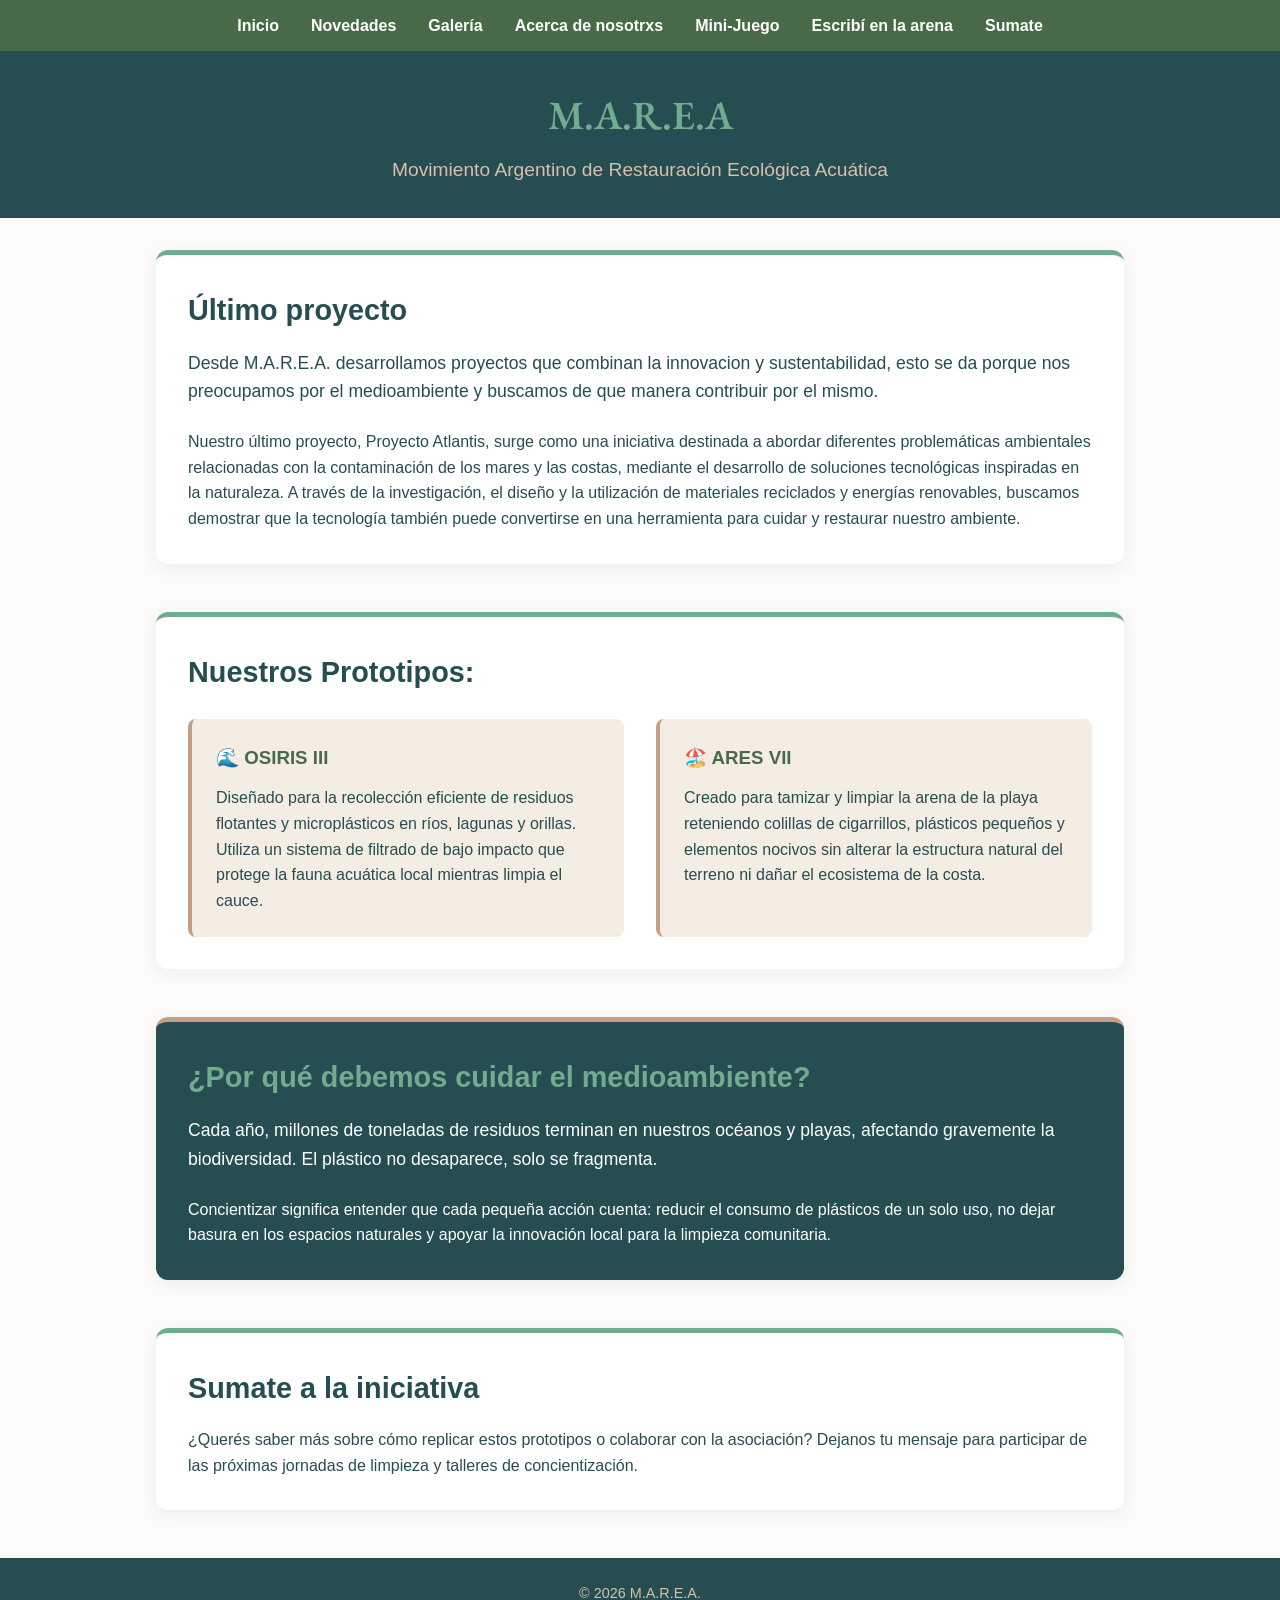
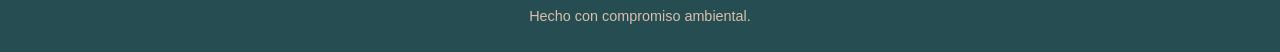
<file: index.html>
<!DOCTYPE html>
<html lang="es">

<head>
    <meta charset="UTF-8">
    <meta name="viewport" content="width=device-width, initial-scale=1.0">
    <title>Inicio</title>
    <link rel="stylesheet" href="style.css">

</head>

<body>
    <nav>
        <a href="index.html">Inicio</a>
        <a href="novedades.html">Novedades</a>
        <a href="galeria.html">Galería</a>
        <a href="acercaDe.html">Acerca de nosotrxs</a>
        <a href="juego2.html">Mini-Juego</a>
        <a href="juego.html">Escribí en la arena</a>
        <a href="contacto.html">Sumate</a>
    </nav>
    <header>

        <h1>M.A.R.E.A</h1>
        <p>Movimiento Argentino de Restauración Ecológica Acuática</p>
    </header>


    
    <div class="container">
        
        <section id="proyecto">
            <h2>Último proyecto</h2>
            <p class="intro-text">Desde M.A.R.E.A. desarrollamos proyectos que combinan la innovacion y sustentabilidad, esto se da porque nos preocupamos por el medioambiente y buscamos de que manera contribuir por el mismo.</p>
            <p>Nuestro último proyecto, Proyecto Atlantis, surge como una iniciativa destinada a abordar diferentes problemáticas ambientales relacionadas con la contaminación de los mares y las costas, mediante el desarrollo de soluciones tecnológicas inspiradas en la naturaleza.
A través de la investigación, el diseño y la utilización de materiales reciclados y energías renovables, buscamos demostrar que la tecnología también puede convertirse en una herramienta para cuidar y restaurar nuestro ambiente.</p>
        </section>

        <section id="prototipos">
            <h2>Nuestros Prototipos:</h2>
                    
            <div class="prototypes-grid">
                <div class="card">
                    <h3>🌊 OSIRIS III</h3>
                    <p>Diseñado para la recolección eficiente de residuos flotantes y microplásticos en ríos, lagunas y orillas. Utiliza un sistema de filtrado de bajo impacto que protege la fauna acuática local mientras limpia el cauce.</p>
                </div>
                
                <div class="card">
                    <h3>🏖️ ARES VII</h3>
                    <p>Creado para tamizar y limpiar la arena de la playa reteniendo colillas de cigarrillos, plásticos pequeños y elementos nocivos sin alterar la estructura natural del terreno ni dañar el ecosistema de la costa.</p>
                </div>
            </div>
        </section>

        <section id="concientizar" class="awareness">
            <h2>¿Por qué debemos cuidar el medioambiente?</h2>
            <p class="intro-text">Cada año, millones de toneladas de residuos terminan en nuestros océanos y playas, afectando gravemente la biodiversidad. El plástico no desaparece, solo se fragmenta.</p>
            <p>Concientizar significa entender que cada pequeña acción cuenta: reducir el consumo de plásticos de un solo uso, no dejar basura en los espacios naturales y apoyar la innovación local para la limpieza comunitaria.</p>
        </section>

        <section id="contacto">
            <h2>Sumate a la iniciativa</h2>
            <p>¿Querés saber más sobre cómo replicar estos prototipos o colaborar con la asociación? Dejanos tu mensaje para participar de las próximas jornadas de limpieza y talleres de concientización.</p>
        </section>

    </div>

    <footer>
        <p>&copy; 2026 M.A.R.E.A. <br>Hecho con compromiso ambiental.</p>
    </footer>

</body>

</html>
</file>
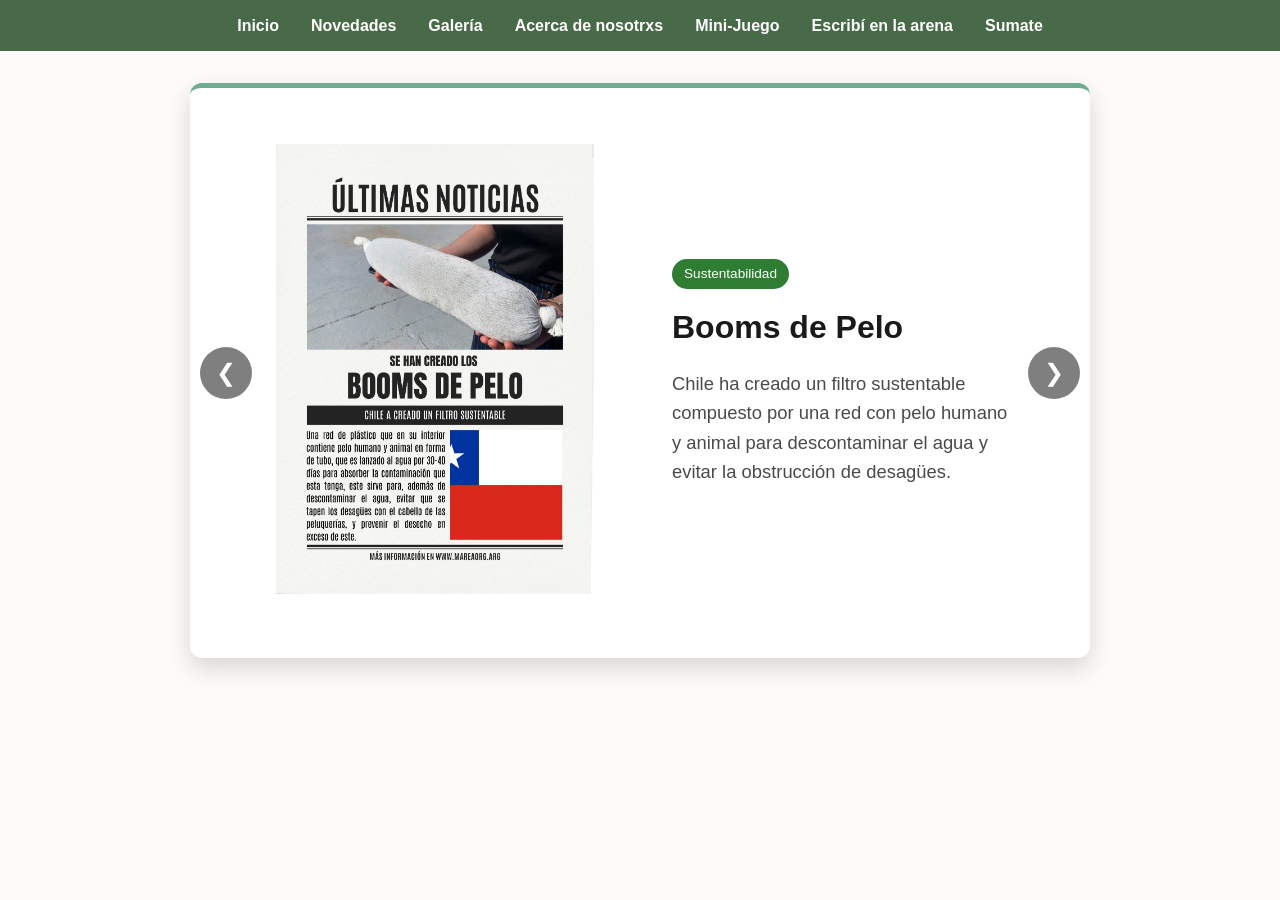
<file: galeria.html>
<!DOCTYPE html>
<html lang="es">

<head>
  <meta charset="UTF-8">
  <meta name="viewport" content="width=device-width, initial-scale=1.0">
  <title>Inicio</title>
  
  <!-- Carga de la fuente EB Garamond de Google Fonts -->
  <link rel="preconnect" href="https://fonts.googleapis.com">
  <link rel="preconnect" href="https://fonts.gstatic.com" crossorigin>
  <link href="https://fonts.googleapis.com/css2?family=EB+Garamond:ital,wght@0,400..800;1,400..800&display=swap" rel="stylesheet">

  <link rel="stylesheet" href="style.css">
  <style>
    .carrusel-container {
      position: relative;
      max-width: 900px;
      margin: 2rem auto;
      overflow: hidden;
      border-radius: 12px;
      box-shadow: 0 10px 25px rgba(0, 0, 0, 0.15);
      background: #fff;
      font-family: 'EB Garamond', serif;
    }

    .carrusel-slide {
      display: none;
      grid-template-columns: 1fr 1fr;
      align-items: center;
      gap: 2rem;
      padding: 1.5rem;
    }

    .carrusel-slide.active {
      display: grid;
    }

    .carrusel-imagen img {
      width: 100%;
      height: auto;
      max-height: 450px;
      object-fit: contain;
      border-radius: 8px;
    }

    .carrusel-contenido {
      padding: 1rem;
    }

    .carrusel-contenido .badge {
      display: inline-block;
      background-color: #2e7d32;
      color: white;
      padding: 4px 12px;
      border-radius: 20px;
      font-size: 0.85rem;
      margin-bottom: 0.8rem;
      font-family: sans-serif;
    }

    .carrusel-contenido h2 {
      font-size: 2rem;
      margin-bottom: 1rem;
      color: #1a1a1a;
    }

    .carrusel-contenido p {
      font-size: 1.15rem;
      line-height: 1.6;
      color: #4a4a4a;
    }

    /* Botones Flechas */
    .prev-btn,
    .next-btn {
      position: absolute;
      top: 50%;
      transform: translateY(-50%);
      background: rgba(0, 0, 0, 0.5);
      color: white;
      border: none;
      font-size: 1.5rem;
      padding: 12px 16px;
      cursor: pointer;
      border-radius: 50%;
      transition: background 0.3s;
      z-index: 10;
    }

    .prev-btn:hover,
    .next-btn:hover {
      background: rgba(0, 0, 0, 0.8);
    }

    .prev-btn {
      left: 10px;
    }

    .next-btn {
      right: 10px;
    }

    /* Adaptación para pantallas pequeñas */
    @media (max-width: 768px) {
      .carrusel-slide {
        grid-template-columns: 1fr;
      }
    }
  </style>
</head>

<body>
  <nav>
    <a href="index.html">Inicio</a>
    <a href="novedades.html">Novedades</a>
    <a href="galeria.html">Galería</a>
    <a href="acercaDe.html">Acerca de nosotrxs</a>
    <a href="juego2.html">Mini-Juego</a>
    <a href="juego.html">Escribí en la arena</a>
    <a href="contacto.html">Sumate</a>
  </nav>

  <section class="carrusel-container">
    <div class="carrusel-slide active">
      <!-- Nombre de archivo corregido a image1.jpg -->
      <div class="carrusel-imagen"><img src="image1.jpeg" alt="Últimas Noticias - Booms de Pelo"></div>
      <div class="carrusel-contenido">
        <span class="badge">Sustentabilidad</span>
        <h2>Booms de Pelo</h2>
        <p>Chile ha creado un filtro sustentable compuesto por una red con pelo humano y animal para descontaminar el agua y evitar la obstrucción de desagües.</p>
      </div>
    </div>
    <div class="carrusel-slide">
      <!-- Nombre de archivo corregido a image2.jpg -->
      <div class="carrusel-imagen"><img src="image2.jpeg" alt="El Ladrillo que Viste al Planeta"></div>
      <div class="carrusel-contenido">
        <span class="badge">Textil & Construcción</span>
        <h2>Ladrillo de Ropa Reciclada</h2>
        <p>Un ladrillo ecológico, impermeable y resistente al fuego hecho con ropa vieja para darle una segunda vida a los desechos de la industria textil.</p>
      </div>
    </div>
    <div class="carrusel-slide">
      <!-- Nombre de archivo corregido a image3.jpg -->
      <div class="carrusel-imagen"><img src="image3.jpeg" alt="Basura Útil - Útiles Escolares"></div>
      <div class="carrusel-contenido">
        <span class="badge">Reciclaje</span>
        <h2>Basura Útil</h2>
        <p>Transformación de residuos y telgopor desechado en útiles escolares esenciales, aprovechando materiales para la vida cotidiana.</p>
      </div>
    </div>

    <!-- Botones de navegación -->
    <button class="prev-btn" onclick="cambiarSlide(-1)">&#10094;</button>
    <button class="next-btn" onclick="cambiarSlide(1)">&#10095;</button>
  </section>

  <script>
    let currentIndex = 0;

    function mostrarSlide(index) {
      const slides = document.querySelectorAll('.carrusel-slide');
      slides.forEach((slide, i) => {
        slide.classList.remove('active');
        if (i === index) {
          slide.classList.add('active');
        }
      });
    }

    window.cambiarSlide = function(direccion) {
      const slides = document.querySelectorAll('.carrusel-slide');
      currentIndex += direccion;
      if (currentIndex >= slides.length) {
        currentIndex = 0;
      } else if (currentIndex < 0) {
        currentIndex = slides.length - 1;
      }
      mostrarSlide(currentIndex);
    };
  </script>
</body>

</html>
</file>
<file: style.css>
@import url('https://fonts.googleapis.com/css2?family=EB+Garamond:ital,wght@0,400..800;1,400..800&display=swap');
:root {
    --primary-dark: #264d52;
    --sage-green: #70ac90;
    --forest-green: #496a49;
    --terracotta: #c59f82;
    --light-bg: #d8c0aa;
}

* {
    margin: 0;
    padding: 0;
    box-sizing: border-box;
    font-family: 'Segoe UI', Tahoma, Geneva, Verdana, sans-serif;
}

body {
    background-color: #fcfbfa;
    color: var(--primary-dark);
    line-height: 1.6;
}

header {
    background-color: var(--primary-dark);
    color: white;
    padding: 2rem 1rem;
    text-align: center;
}

header h1 {
    font-size: 2.5rem;
    margin-bottom: 0.5rem;
    color: var(--sage-green);
   
}
h1 {
    font-family: 'EB Garamond', serif;
    font-weight: 600;
}

header p {
    font-size: 1.2rem;
    color: var(--light-bg);
}

nav {
    background-color: var(--forest-green);
    display: flex;
    justify-content: center;
    gap: 2rem;
    padding: 0.8rem;
}

nav a {
    color: white;
    text-decoration: none;
    font-weight: 600;
    transition: color 0.3s;
}

nav a:hover {
    color: var(--light-bg);
}

.container {
    max-width: 1000px;
    margin: 2rem auto;
    padding: 0 1rem;
}

section {
    margin-bottom: 3rem;
    background: white;
    padding: 2rem;
    border-radius: 12px;
    box-shadow: 0 4px 15px rgba(38, 77, 82, 0.08);
    border-top: 5px solid var(--sage-green);
}

h2 {
    color: var(--primary-dark);
    margin-bottom: 1rem;
    font-size: 1.8rem;
}

.intro-text {
    font-size: 1.1rem;
    margin-bottom: 1.5rem;
}

.prototypes-grid {
    display: grid;
    grid-template-columns: repeat(auto-fit, minmax(280px, 1fr));
    gap: 2rem;
    margin-top: 1.5rem;
}

.card {
    background-color: #f4ede4;
    border-radius: 8px;
    padding: 1.5rem;
    border-left: 4px solid var(--terracotta);
}

.card h3 {
    color: var(--forest-green);
    margin-bottom: 0.8rem;
}

.awareness {
    background-color: var(--primary-dark);
    color: white;
    border-top-color: var(--terracotta);
}

.awareness h2 {
    color: var(--sage-green);
}

footer {
    background-color: var(--primary-dark);
    color: var(--light-bg);
    text-align: center;
    padding: 1.5rem;
    margin-top: 2rem;
    font-size: 0.9rem;
}

@media (max-width: 600px) {
    nav {
        flex-direction: column;
        text-align: center;
        gap: 0.8rem;
    }
}
</file>
